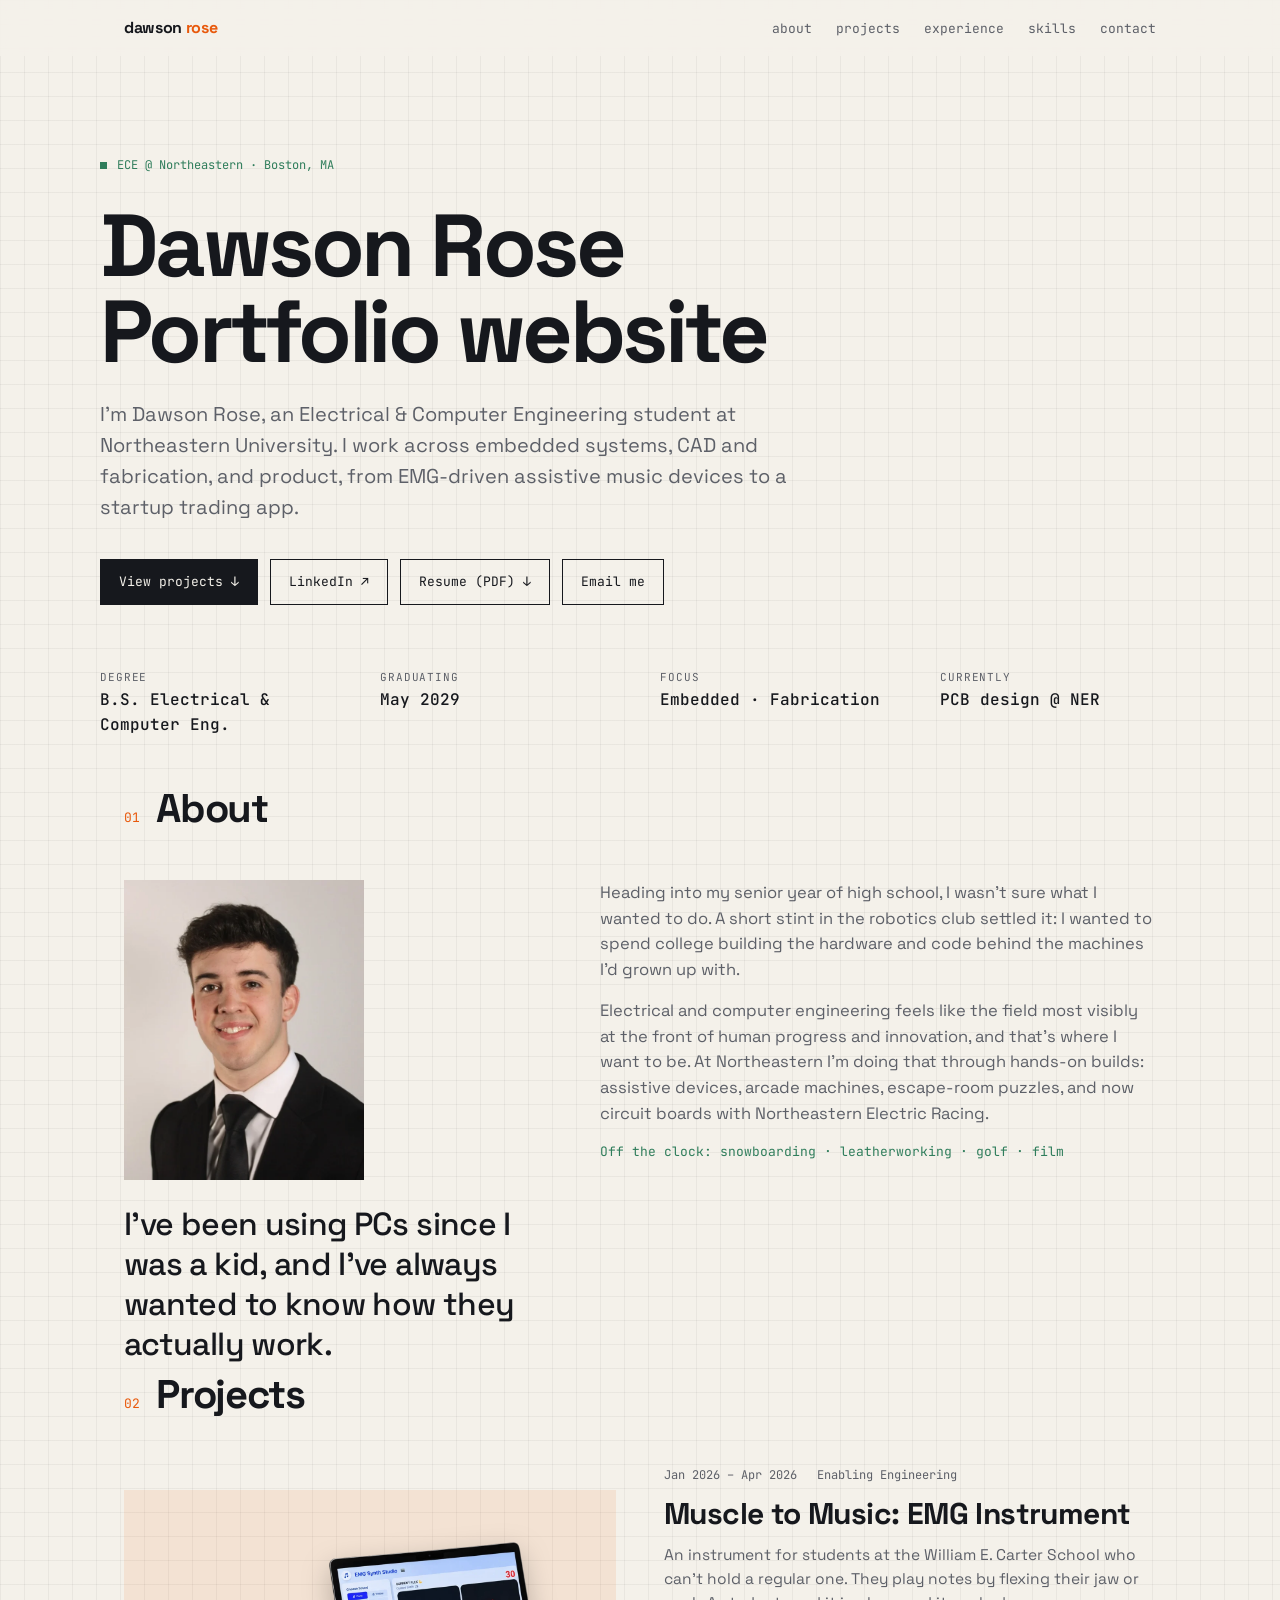
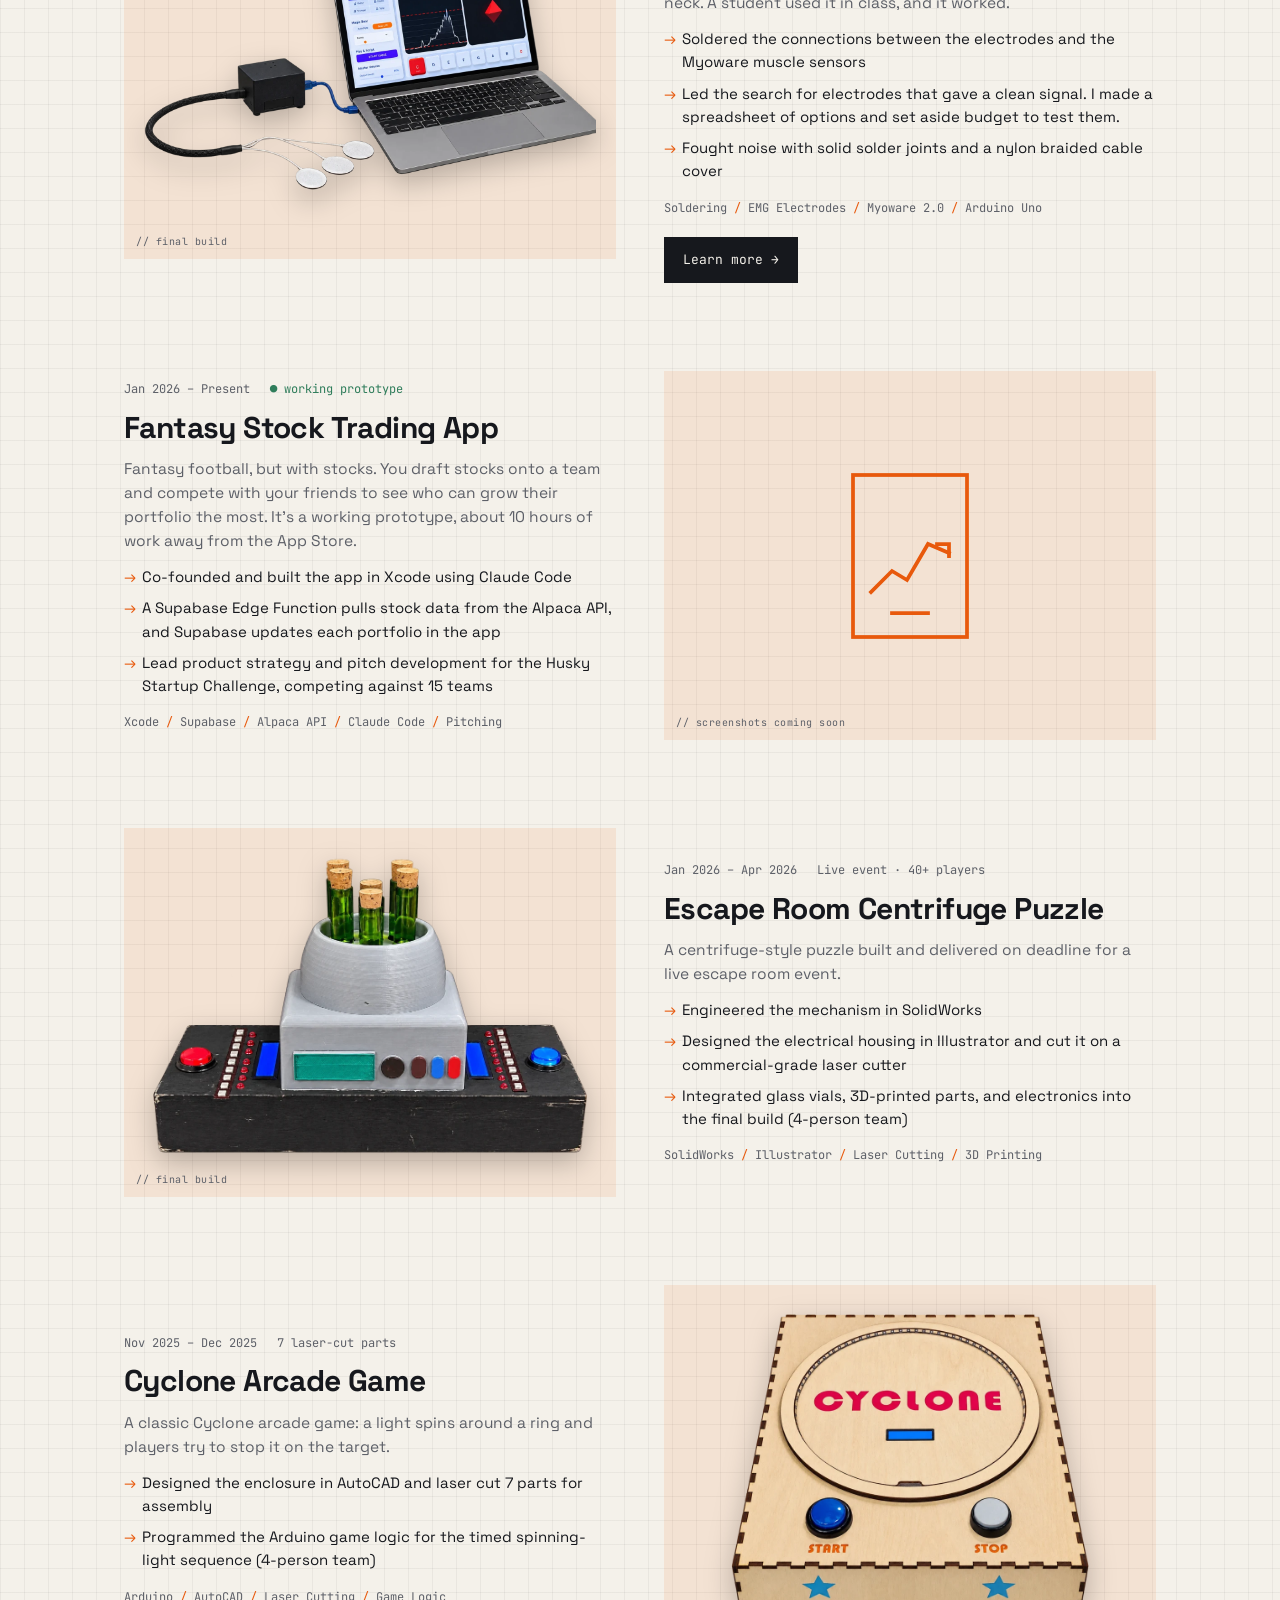
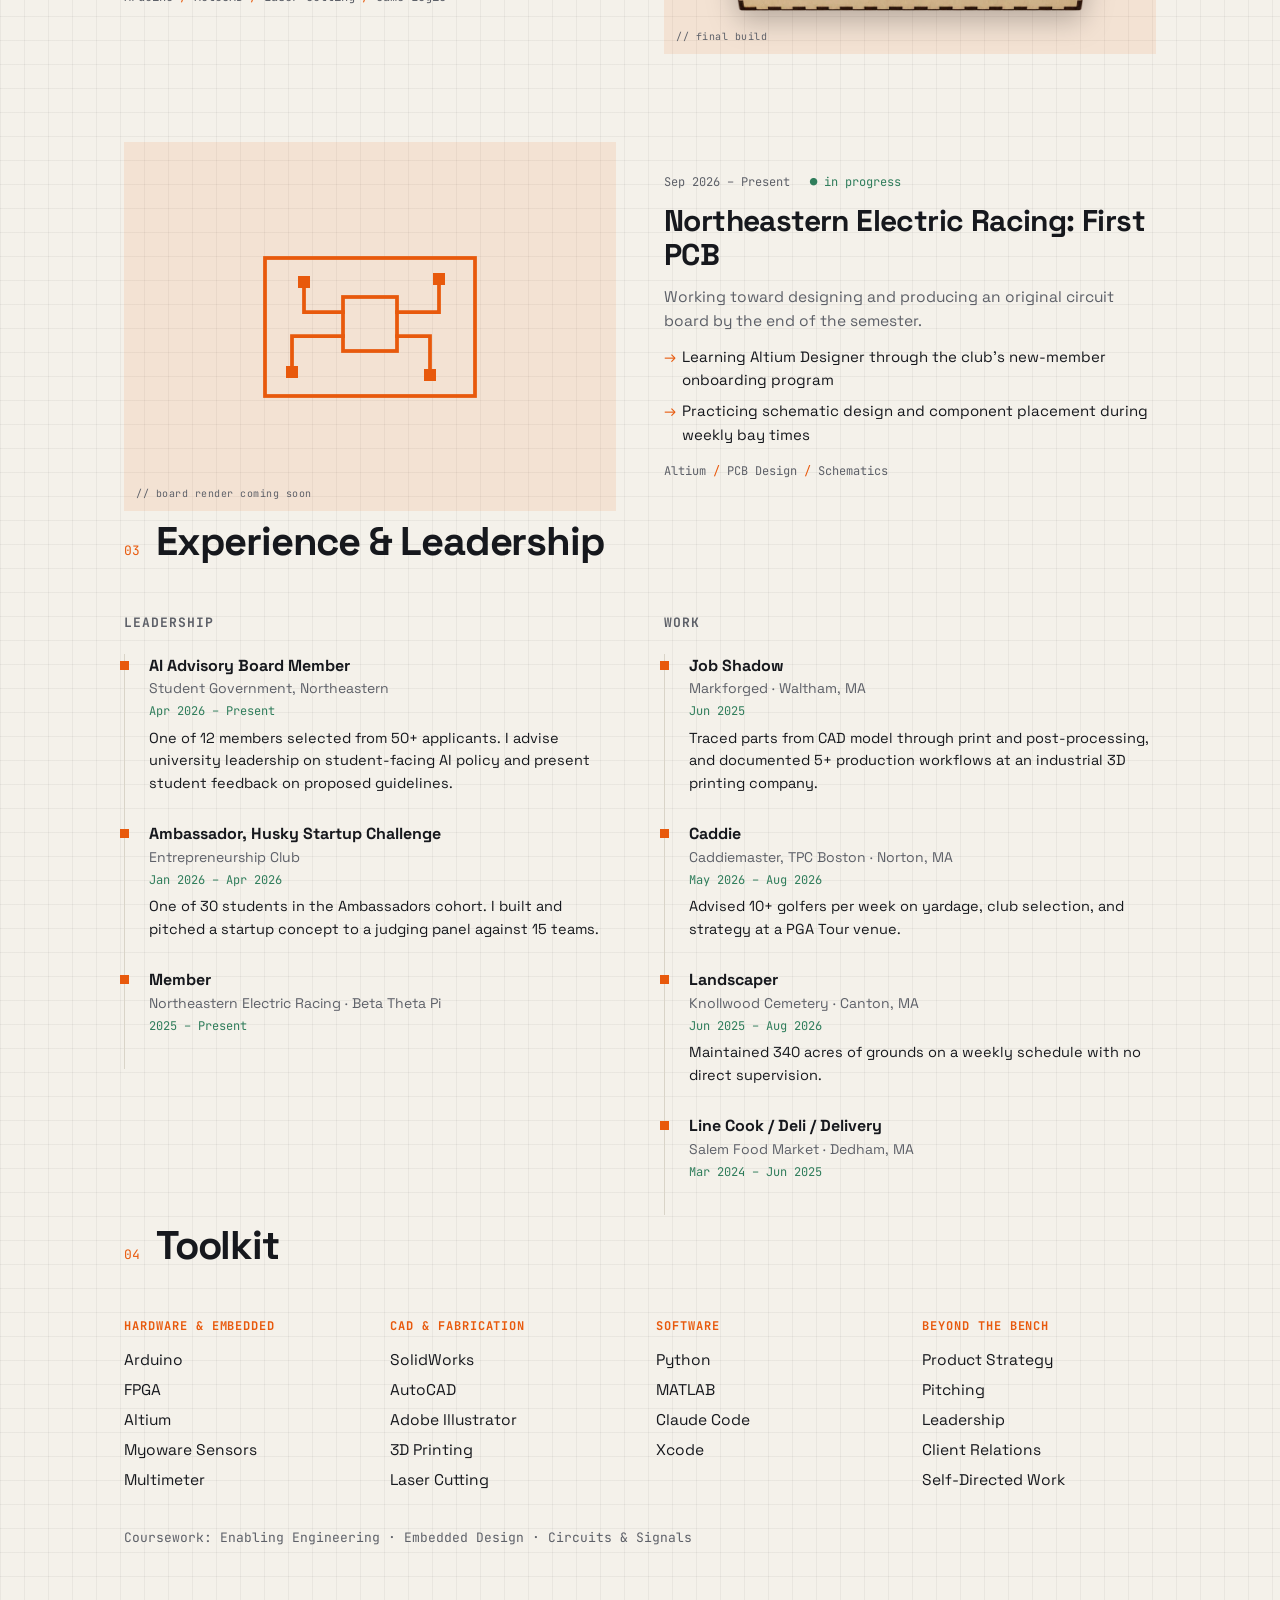
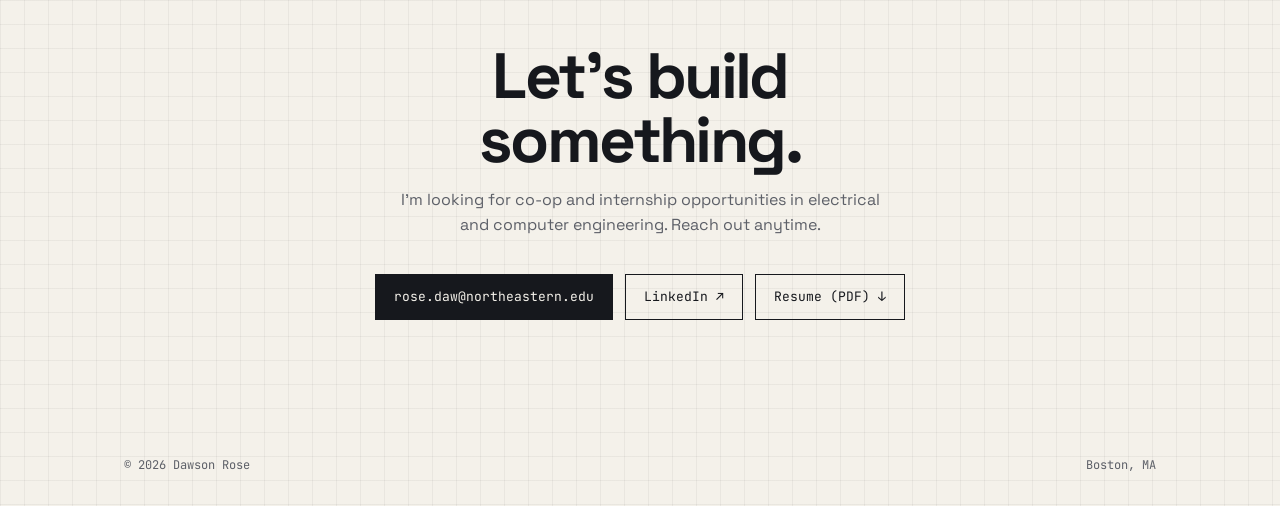
<file: index.html>
<!doctype html>
<html lang="en">
<head>
<meta charset="utf-8">
<meta name="viewport" content="width=device-width, initial-scale=1">
<title>Dawson Rose — Portfolio</title>
<meta name="description" content="Dawson Rose — Electrical & Computer Engineering student at Northeastern University. Projects in embedded systems, fabrication, and product.">
<link rel="preconnect" href="https://fonts.googleapis.com">
<link rel="preconnect" href="https://fonts.gstatic.com" crossorigin>
<link href="https://fonts.googleapis.com/css2?family=Space+Grotesk:wght@400;500;700&family=JetBrains+Mono:wght@400;500&display=swap" rel="stylesheet">
<link rel="stylesheet" href="styles.css">
</head>
<body>

<nav>
  <div class="wrap">
    <a href="#top" class="logo">dawson <span>rose</span></a>
    <ul class="mono">
      <li class="hide-sm"><a href="#about">about</a></li>
      <li><a href="#projects">projects</a></li>
      <li class="hide-sm"><a href="#experience">experience</a></li>
      <li class="hide-sm"><a href="#skills">skills</a></li>
      <li><a href="#contact">contact</a></li>
    </ul>
  </div>
</nav>

<header class="hero wrap" id="top">
  <div class="tag mono">ECE @ Northeastern · Boston, MA</div>
  <h1>Dawson Rose Portfolio website</h1>
  <p class="lede">I'm Dawson Rose, an Electrical &amp; Computer Engineering student at Northeastern University. I work across embedded systems, CAD and fabrication, and product, from EMG-driven assistive music devices to a startup trading app.</p>
  <div class="cta">
    <a class="btn primary" href="#projects">View projects ↓</a>
    <a class="btn" href="https://www.linkedin.com/in/dawson-rose-nu/" target="_blank" rel="noopener">LinkedIn ↗</a>
    <a class="btn" href="Dawson_Rose_Resume.pdf" target="_blank" rel="noopener">Resume (PDF) ↓</a>
    <a class="btn" href="mailto:rose.daw@northeastern.edu">Email me</a>
  </div>

  <dl class="specs mono">
    <div><dt>Degree</dt><dd>B.S. Electrical &amp; Computer Eng.</dd></div>
    <div><dt>Graduating</dt><dd>May 2029</dd></div>
    <div><dt>Focus</dt><dd>Embedded · Fabrication</dd></div>
    <div><dt>Currently</dt><dd>PCB design @ NER</dd></div>
  </dl>
</header>

<main>
<section id="about" class="wrap">
  <div class="sec-head"><span class="num mono">01</span><h2>About</h2></div>
  <div class="about reveal">
    <div class="about-side">
      <img class="headshot" src="img/headshot.webp" alt="Dawson Rose" width="634" height="793">
      <p class="about-lead">I've been using PCs since I was a kid, and I've always wanted to know how they actually work.</p>
    </div>
    <div class="about-body">
      <p>Heading into my senior year of high school, I wasn't sure what I wanted to do. A short stint in the robotics club settled it: I wanted to spend college building the hardware and code behind the machines I'd grown up with.</p>
      <p>Electrical and computer engineering feels like the field most visibly at the front of human progress and innovation, and that's where I want to be. At Northeastern I'm doing that through hands-on builds: assistive devices, arcade machines, escape-room puzzles, and now circuit boards with Northeastern Electric Racing.</p>
      <p class="mono about-off">Off the clock: snowboarding · leatherworking · golf · film</p>
    </div>
  </div>
</section>

<section id="projects" class="wrap">
  <div class="sec-head"><span class="num mono">02</span><h2>Projects</h2></div>

  <div class="projects">

    <!-- EMG -->
    <article class="project reveal">
      <div class="visual">
        <img class="photo" src="img/emg.webp" alt="Muscle to Music setup: three round electrodes wired through a braided cable into a black 3D-printed case, connected by USB to a laptop running the EMG Synth Studio app with a live flex graph and note keys">
        <span class="ph mono">// final build</span>
      </div>
      <div class="body">
        <div class="meta mono"><span>Jan 2026 – Apr 2026</span><span>Enabling Engineering</span></div>
        <h3>Muscle to Music: EMG Instrument</h3>
        <p>An instrument for students at the William E. Carter School who can't hold a regular one. They play notes by flexing their jaw or neck. A student used it in class, and it worked.</p>
        <ul>
          <li>Soldered the connections between the electrodes and the Myoware muscle sensors</li>
          <li>Led the search for electrodes that gave a clean signal. I made a spreadsheet of options and set aside budget to test them.</li>
          <li>Fought noise with solid solder joints and a nylon braided cable cover</li>
        </ul>
        <div class="tools mono"><span>Soldering</span><span>EMG Electrodes</span><span>Myoware 2.0</span><span>Arduino Uno</span></div>
        <div class="cta" style="margin-top:8px"><a class="btn primary" href="projects/muscle-to-music/">Learn more →</a></div>
      </div>
    </article>

    <!-- Fantasy Stock -->
    <article class="project reveal">
      <div class="visual">
        <svg viewBox="0 0 200 120" fill="none" stroke="currentColor" stroke-width="2.5" stroke-linecap="square" stroke-linejoin="miter" aria-hidden="true">
          <rect x="62" y="6" width="76" height="108"/>
          <polyline points="74,84 88,70 98,76 112,52 126,58"/>
          <polyline points="118,52 126,52 126,60"/>
          <line x1="88" y1="98" x2="112" y2="98"/>
        </svg>
        <span class="ph mono">// screenshots coming soon</span>
      </div>
      <div class="body">
        <div class="meta mono"><span>Jan 2026 – Present</span><span class="status">● working prototype</span></div>
        <h3>Fantasy Stock Trading App</h3>
        <p>Fantasy football, but with stocks. You draft stocks onto a team and compete with your friends to see who can grow their portfolio the most. It's a working prototype, about 10 hours of work away from the App Store.</p>
        <ul>
          <li>Co-founded and built the app in Xcode using Claude Code</li>
          <li>A Supabase Edge Function pulls stock data from the Alpaca API, and Supabase updates each portfolio in the app</li>
          <li>Lead product strategy and pitch development for the Husky Startup Challenge, competing against 15 teams</li>
        </ul>
        <div class="tools mono"><span>Xcode</span><span>Supabase</span><span>Alpaca API</span><span>Claude Code</span><span>Pitching</span></div>
      </div>
    </article>

    <!-- Centrifuge -->
    <article class="project reveal">
      <div class="visual">
        <img class="photo" src="img/centrifuge.webp" alt="Centrifuge puzzle: a gray 3D-printed centrifuge holding six corked green vials, on a control unit with a display and buttons, mounted on a black base with red and blue buttons and LED columns">
        <span class="ph mono">// final build</span>
      </div>
      <div class="body">
        <div class="meta mono"><span>Jan 2026 – Apr 2026</span><span>Live event · 40+ players</span></div>
        <h3>Escape Room Centrifuge Puzzle</h3>
        <p>A centrifuge-style puzzle built and delivered on deadline for a live escape room event.</p>
        <ul>
          <li>Engineered the mechanism in SolidWorks</li>
          <li>Designed the electrical housing in Illustrator and cut it on a commercial-grade laser cutter</li>
          <li>Integrated glass vials, 3D-printed parts, and electronics into the final build (4-person team)</li>
        </ul>
        <div class="tools mono"><span>SolidWorks</span><span>Illustrator</span><span>Laser Cutting</span><span>3D Printing</span></div>
      </div>
    </article>

    <!-- Cyclone -->
    <article class="project reveal">
      <div class="visual">
        <img class="photo" src="img/cyclone.webp" alt="Cyclone arcade game: a laser-cut wooden box with finger-jointed edges, a ring of LEDs around the CYCLONE logo, a small display, and blue Start and gray Stop buttons">
        <span class="ph mono">// final build</span>
      </div>
      <div class="body">
        <div class="meta mono"><span>Nov 2025 – Dec 2025</span><span>7 laser-cut parts</span></div>
        <h3>Cyclone Arcade Game</h3>
        <p>A classic Cyclone arcade game: a light spins around a ring and players try to stop it on the target.</p>
        <ul>
          <li>Designed the enclosure in AutoCAD and laser cut 7 parts for assembly</li>
          <li>Programmed the Arduino game logic for the timed spinning-light sequence (4-person team)</li>
        </ul>
        <div class="tools mono"><span>Arduino</span><span>AutoCAD</span><span>Laser Cutting</span><span>Game Logic</span></div>
      </div>
    </article>

    <!-- NER -->
    <article class="project reveal">
      <div class="visual">
        <svg viewBox="0 0 200 120" fill="none" stroke="currentColor" stroke-width="2.5" stroke-linecap="square" stroke-linejoin="miter" aria-hidden="true">
          <rect x="30" y="14" width="140" height="92"/>
          <rect x="82" y="40" width="36" height="36"/>
          <polyline points="82,50 56,50 56,30"/><polyline points="82,66 48,66 48,90"/>
          <polyline points="118,50 146,50 146,28"/><polyline points="118,66 140,66 140,92"/>
          <g fill="currentColor" stroke="none"><rect x="52" y="26" width="8" height="8"/><rect x="44" y="86" width="8" height="8"/><rect x="142" y="24" width="8" height="8"/><rect x="136" y="88" width="8" height="8"/></g>
        </svg>
        <span class="ph mono">// board render coming soon</span>
      </div>
      <div class="body">
        <div class="meta mono"><span>Sep 2026 – Present</span><span class="status">● in progress</span></div>
        <h3>Northeastern Electric Racing: First PCB</h3>
        <p>Working toward designing and producing an original circuit board by the end of the semester.</p>
        <ul>
          <li>Learning Altium Designer through the club's new-member onboarding program</li>
          <li>Practicing schematic design and component placement during weekly bay times</li>
        </ul>
        <div class="tools mono"><span>Altium</span><span>PCB Design</span><span>Schematics</span></div>
      </div>
    </article>

  </div>
</section>

<section id="experience" class="wrap">
  <div class="sec-head"><span class="num mono">03</span><h2>Experience &amp; Leadership</h2></div>
  <div class="cols">
    <div class="reveal">
      <h3 class="col-title mono">Leadership</h3>
      <ul class="timeline">
        <li>
          <div class="role">AI Advisory Board Member</div>
          <div class="org">Student Government, Northeastern</div>
          <div class="when mono">Apr 2026 – Present</div>
          <p>One of 12 members selected from 50+ applicants. I advise university leadership on student-facing AI policy and present student feedback on proposed guidelines.</p>
        </li>
        <li>
          <div class="role">Ambassador, Husky Startup Challenge</div>
          <div class="org">Entrepreneurship Club</div>
          <div class="when mono">Jan 2026 – Apr 2026</div>
          <p>One of 30 students in the Ambassadors cohort. I built and pitched a startup concept to a judging panel against 15 teams.</p>
        </li>
        <li>
          <div class="role">Member</div>
          <div class="org">Northeastern Electric Racing · Beta Theta Pi</div>
          <div class="when mono">2025 – Present</div>
        </li>
      </ul>
    </div>
    <div class="reveal">
      <h3 class="col-title mono">Work</h3>
      <ul class="timeline">
        <li>
          <div class="role">Job Shadow</div>
          <div class="org">Markforged · Waltham, MA</div>
          <div class="when mono">Jun 2025</div>
          <p>Traced parts from CAD model through print and post-processing, and documented 5+ production workflows at an industrial 3D printing company.</p>
        </li>
        <li>
          <div class="role">Caddie</div>
          <div class="org">Caddiemaster, TPC Boston · Norton, MA</div>
          <div class="when mono">May 2026 – Aug 2026</div>
          <p>Advised 10+ golfers per week on yardage, club selection, and strategy at a PGA Tour venue.</p>
        </li>
        <li>
          <div class="role">Landscaper</div>
          <div class="org">Knollwood Cemetery · Canton, MA</div>
          <div class="when mono">Jun 2025 – Aug 2026</div>
          <p>Maintained 340 acres of grounds on a weekly schedule with no direct supervision.</p>
        </li>
        <li>
          <div class="role">Line Cook / Deli / Delivery</div>
          <div class="org">Salem Food Market · Dedham, MA</div>
          <div class="when mono">Mar 2024 – Jun 2025</div>
        </li>
      </ul>
    </div>
  </div>
</section>

<section id="skills" class="wrap">
  <div class="sec-head"><span class="num mono">04</span><h2>Toolkit</h2></div>
  <div class="skills reveal">
    <div>
      <h3 class="mono">Hardware &amp; Embedded</h3>
      <ul><li>Arduino</li><li>FPGA</li><li>Altium</li><li>Myoware Sensors</li><li>Multimeter</li></ul>
    </div>
    <div>
      <h3 class="mono">CAD &amp; Fabrication</h3>
      <ul><li>SolidWorks</li><li>AutoCAD</li><li>Adobe Illustrator</li><li>3D Printing</li><li>Laser Cutting</li></ul>
    </div>
    <div>
      <h3 class="mono">Software</h3>
      <ul><li>Python</li><li>MATLAB</li><li>Claude Code</li><li>Xcode</li></ul>
    </div>
    <div>
      <h3 class="mono">Beyond the Bench</h3>
      <ul><li>Product Strategy</li><li>Pitching</li><li>Leadership</li><li>Client Relations</li><li>Self-Directed Work</li></ul>
    </div>
  </div>
  <p class="mono" style="margin-top:36px;font-size:13px;color:var(--muted)">Coursework: Enabling Engineering · Embedded Design · Circuits &amp; Signals</p>
</section>

<section id="contact" class="contact wrap">
  <h2>Let's build<br>something.</h2>
  <p>I'm looking for co-op and internship opportunities in electrical and computer engineering. Reach out anytime.</p>
  <div class="cta">
    <a class="btn primary" href="mailto:rose.daw@northeastern.edu">rose.daw@northeastern.edu</a>
    <a class="btn" href="https://www.linkedin.com/in/dawson-rose-nu/" target="_blank" rel="noopener">LinkedIn ↗</a>
    <a class="btn" href="Dawson_Rose_Resume.pdf" target="_blank" rel="noopener">Resume (PDF) ↓</a>
  </div>
</section>
</main>

<footer>
  <div class="wrap mono"><span>© 2026 Dawson Rose</span><span>Boston, MA</span></div>
</footer>

<script>
  // Fade sections in on scroll
  const io = new IntersectionObserver(entries => {
    entries.forEach(e => { if (e.isIntersecting) { e.target.classList.add('in'); io.unobserve(e.target); } });
  }, { threshold: 0.12 });
  document.querySelectorAll('.reveal').forEach(el => io.observe(el));
</script>
</body>
</html>
</file>
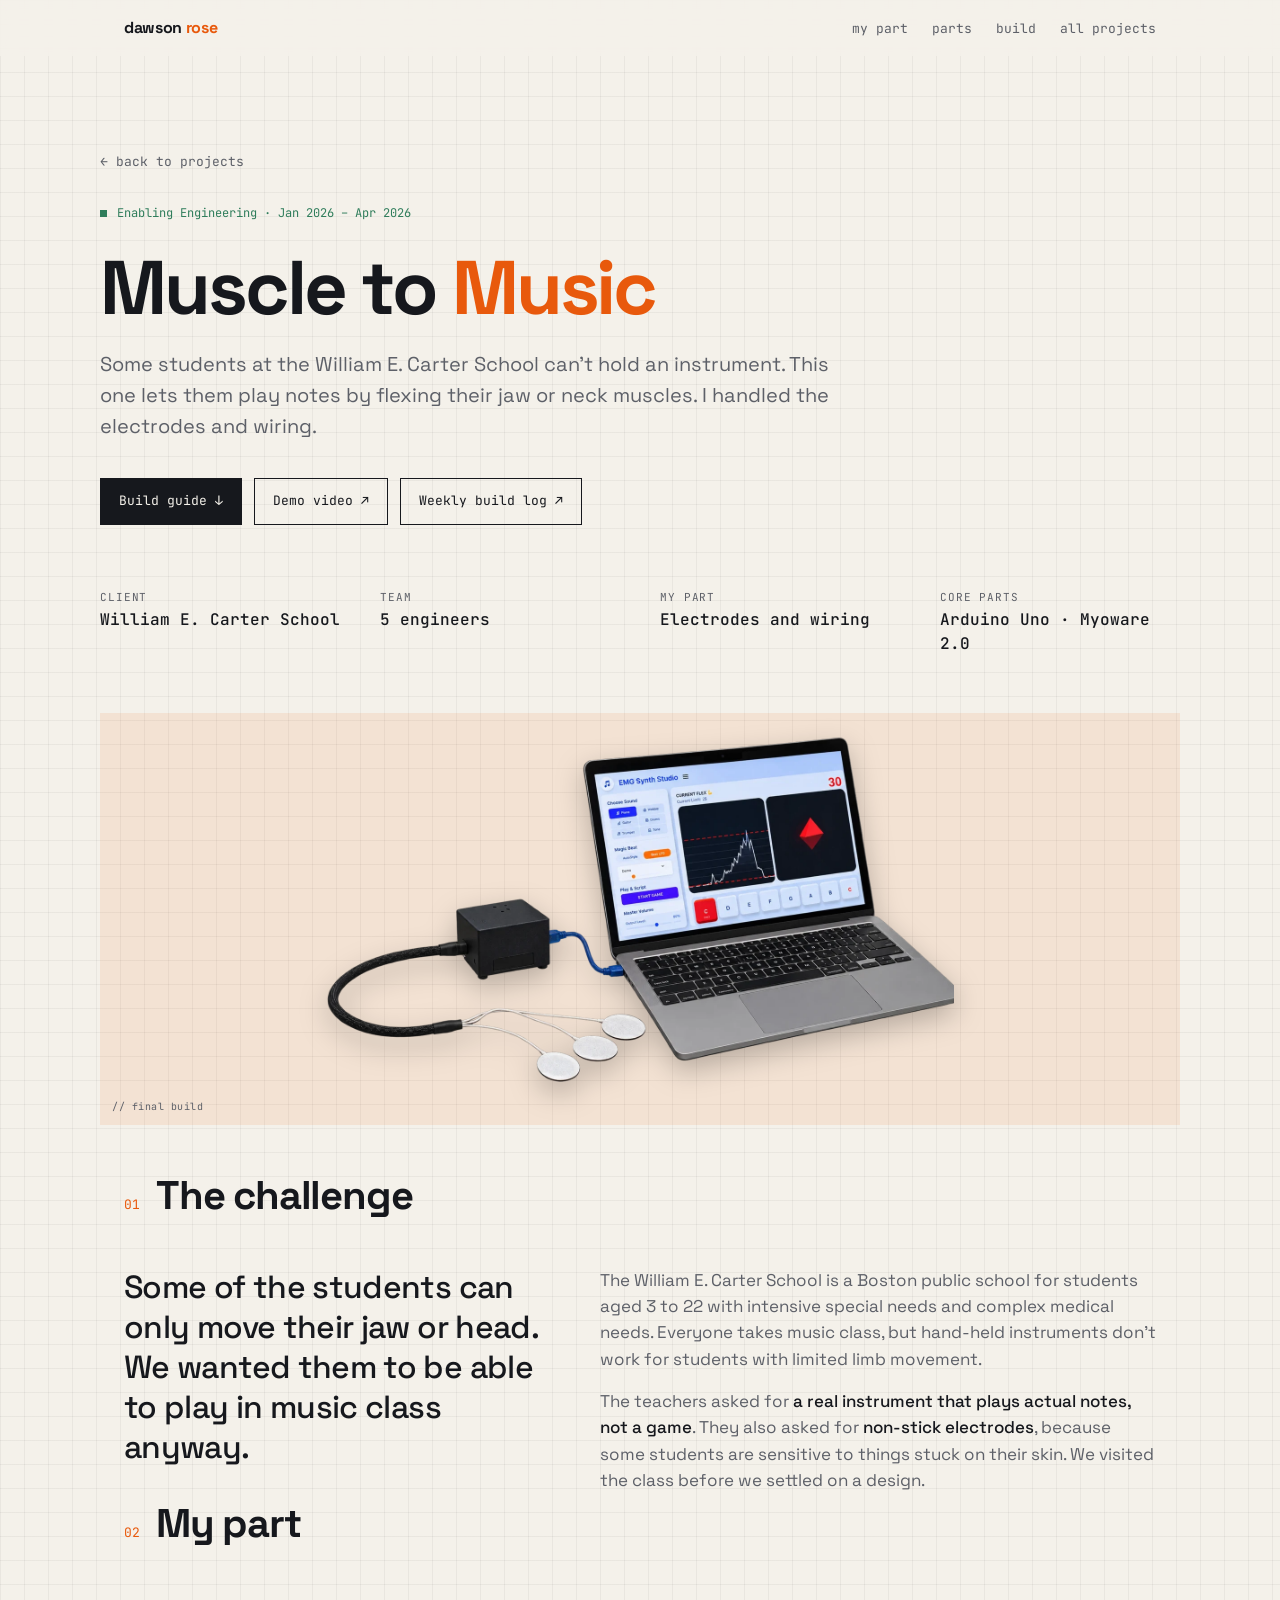
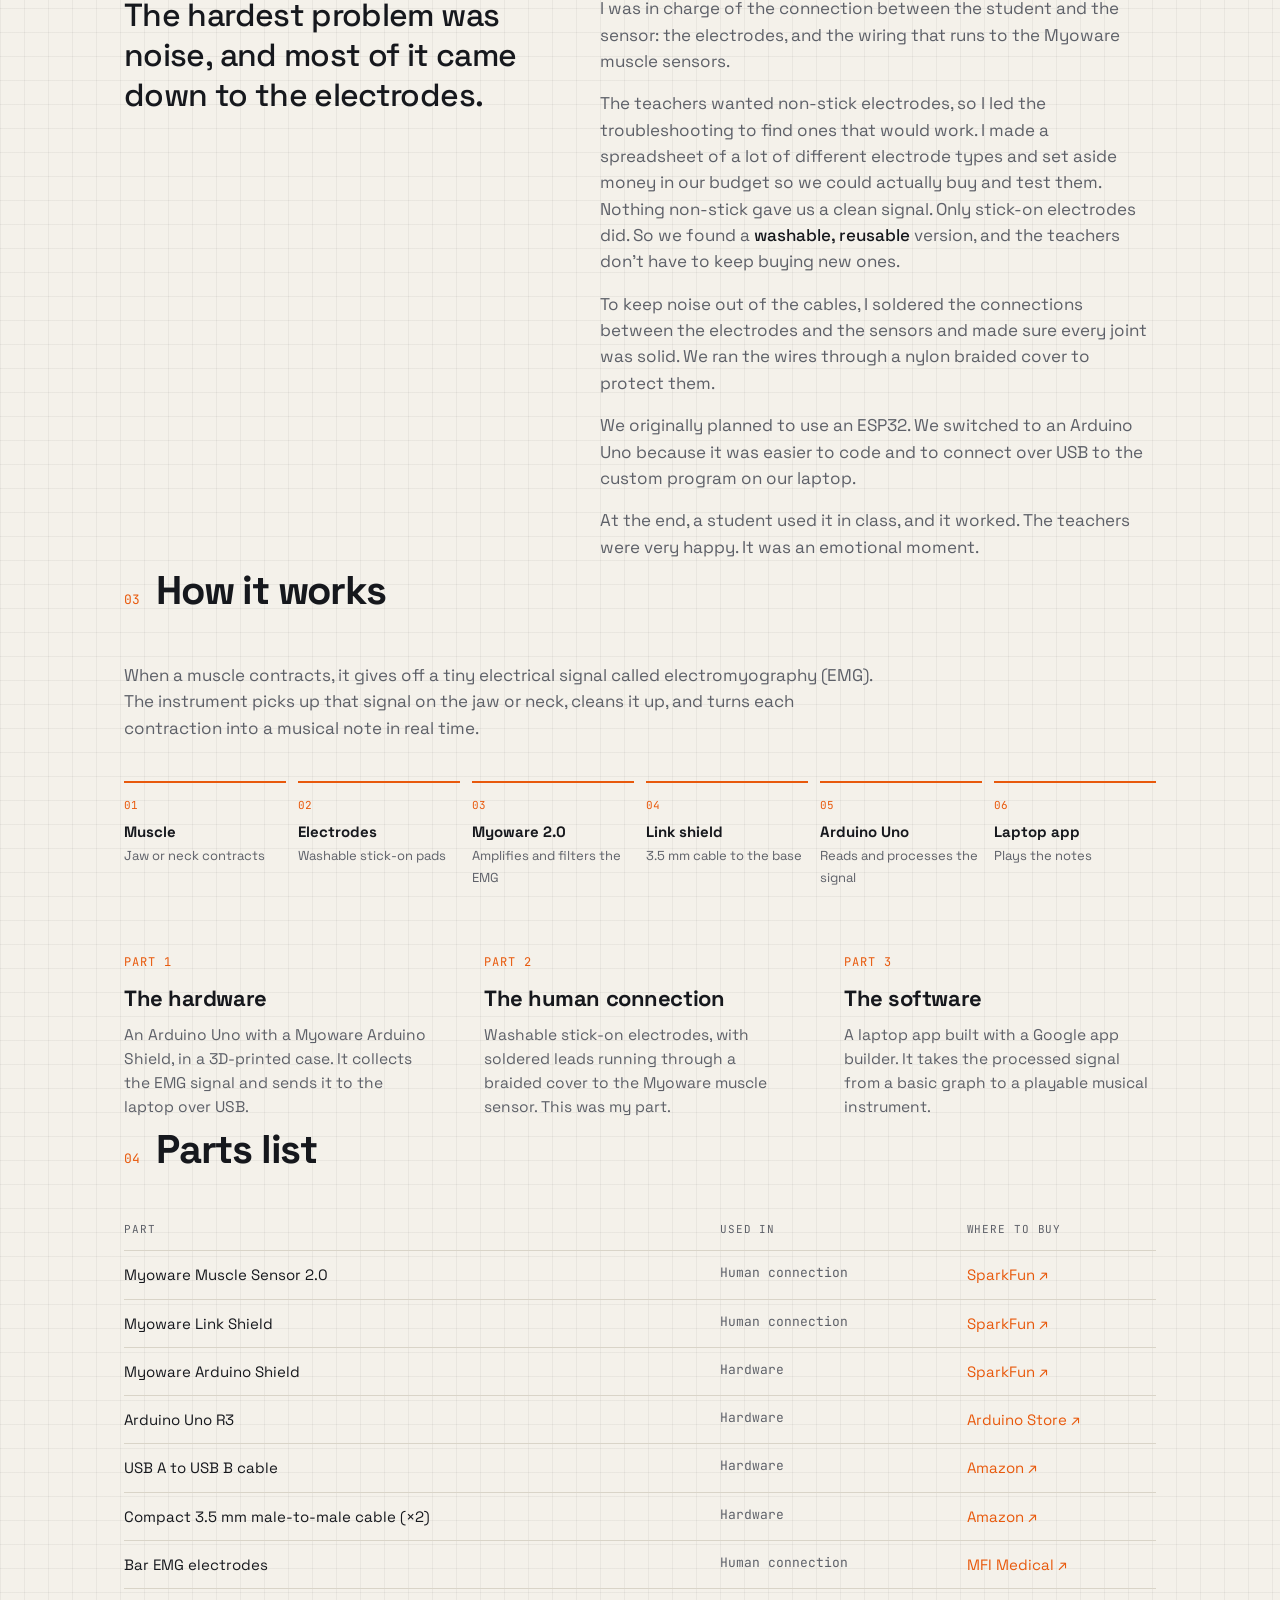
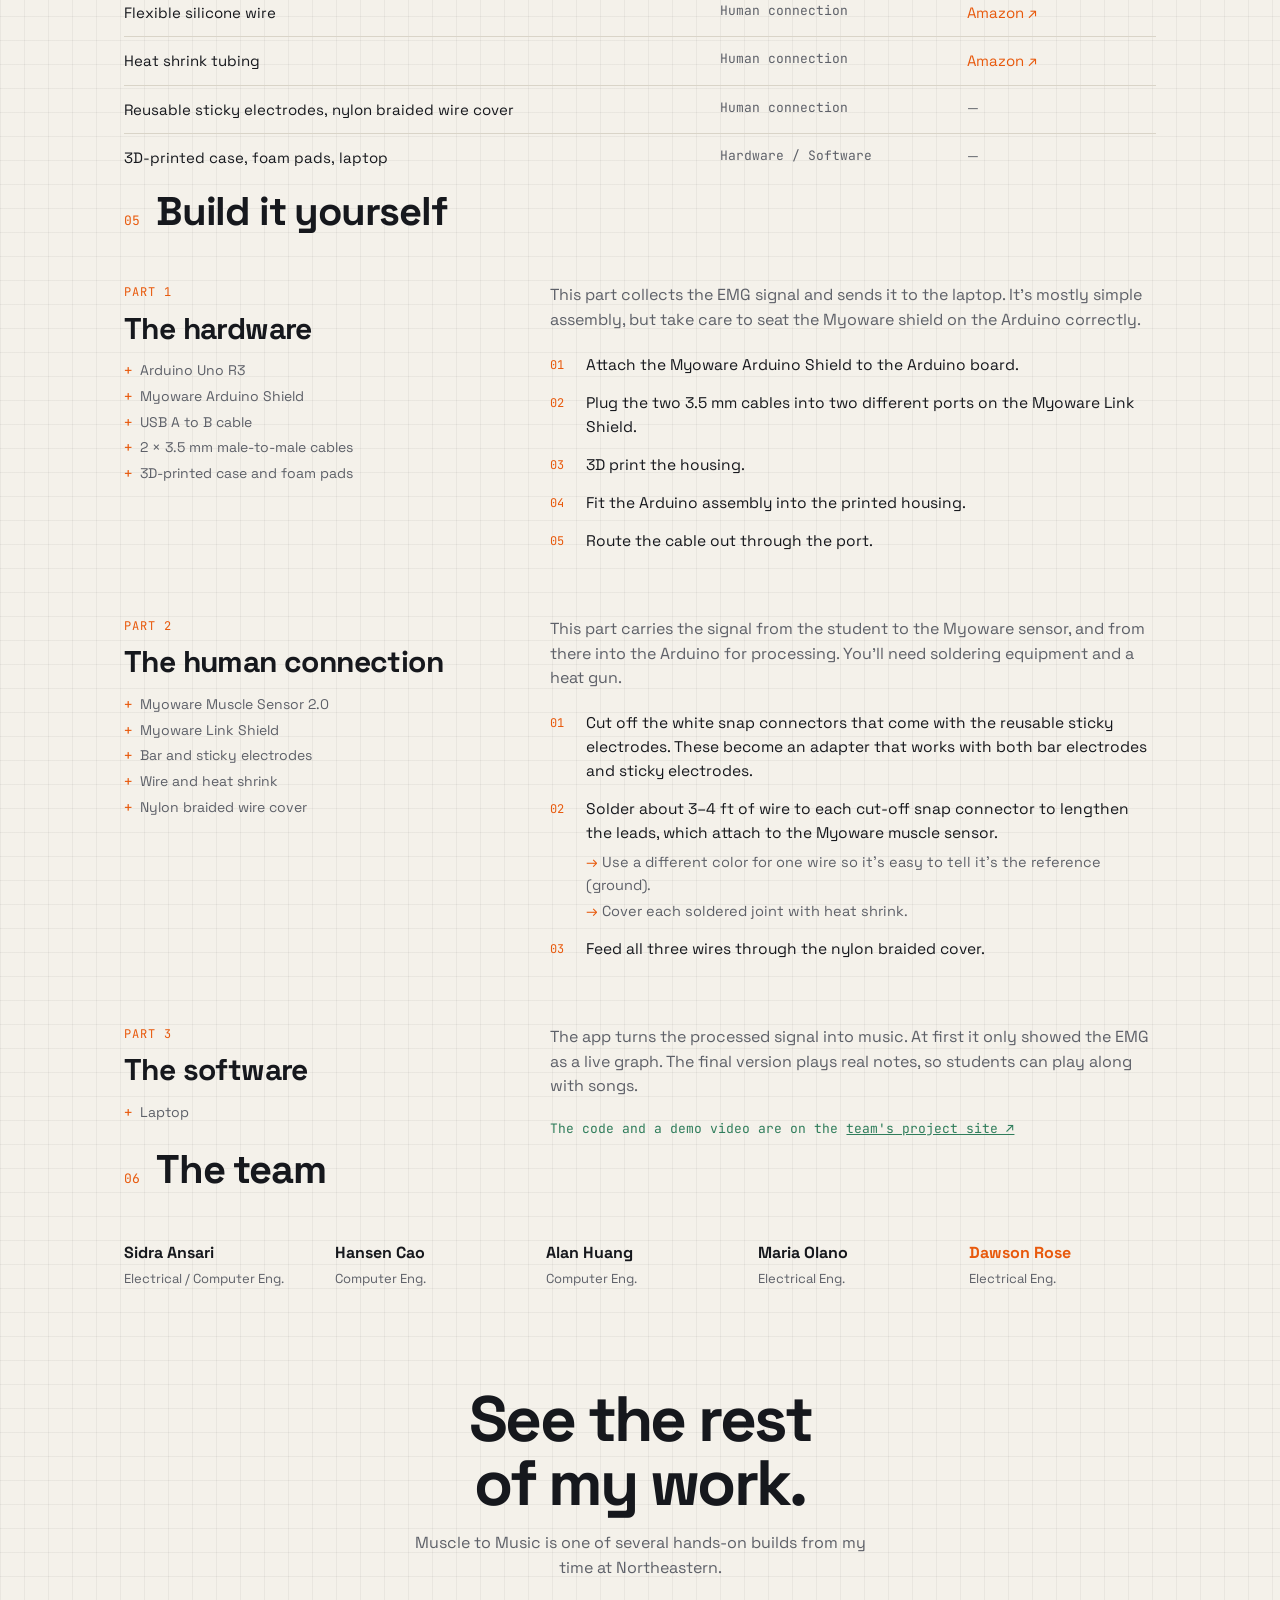
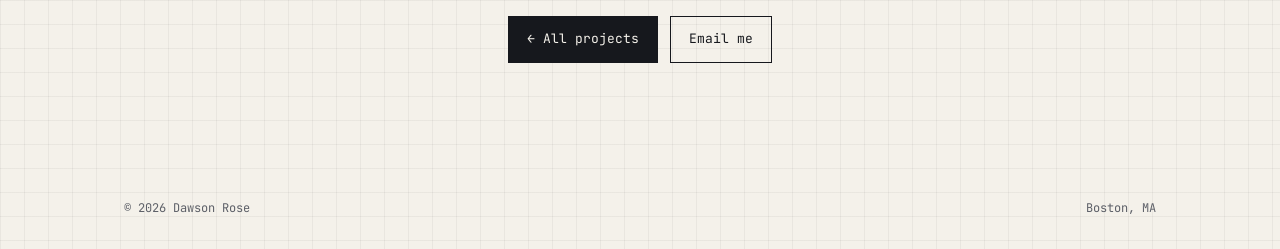
<file: projects/muscle-to-music/index.html>
<!doctype html>
<html lang="en">
<head>
<meta charset="utf-8">
<meta name="viewport" content="width=device-width, initial-scale=1">
<title>Muscle to Music — Dawson Rose</title>
<meta name="description" content="Muscle to Music: an EMG instrument that lets students with limited movement below the neck play music with their jaw and neck muscles. Overview, parts list, and build guide.">
<link rel="preconnect" href="https://fonts.googleapis.com">
<link rel="preconnect" href="https://fonts.gstatic.com" crossorigin>
<link href="https://fonts.googleapis.com/css2?family=Space+Grotesk:wght@400;500;700&family=JetBrains+Mono:wght@400;500&display=swap" rel="stylesheet">
<link rel="stylesheet" href="../../styles.css">
</head>
<body>

<nav>
  <div class="wrap">
    <a href="../../" class="logo">dawson <span>rose</span></a>
    <ul class="mono">
      <li class="hide-sm"><a href="#my-part">my part</a></li>
      <li class="hide-sm"><a href="#parts">parts</a></li>
      <li><a href="#build">build</a></li>
      <li><a href="../../#projects">all projects</a></li>
    </ul>
  </div>
</nav>

<header class="hero page-hero wrap" id="top">
  <a class="back mono" href="../../#projects">← back to projects</a>
  <div class="tag mono">Enabling Engineering · Jan 2026 – Apr 2026</div>
  <h1>Muscle to <em>Music</em></h1>
  <p class="lede">Some students at the William E. Carter School can't hold an instrument. This one lets them play notes by flexing their jaw or neck muscles. I handled the electrodes and wiring.</p>
  <div class="cta">
    <a class="btn primary" href="#build">Build guide ↓</a>
    <a class="btn" href="https://sites.google.com/husky.neu.edu/muscletomusic/final-product" target="_blank" rel="noopener">Demo video ↗</a>
    <a class="btn" href="https://sites.google.com/husky.neu.edu/muscletomusic/weekly-updates" target="_blank" rel="noopener">Weekly build log ↗</a>
  </div>

  <dl class="specs mono">
    <div><dt>Client</dt><dd>William E. Carter School</dd></div>
    <div><dt>Team</dt><dd>5 engineers</dd></div>
    <div><dt>My part</dt><dd>Electrodes and wiring</dd></div>
    <div><dt>Core parts</dt><dd>Arduino Uno · Myoware 2.0</dd></div>
  </dl>

  <div class="visual">
    <img class="photo" src="../../img/emg.webp" alt="Muscle to Music setup: three round electrodes wired through a braided cable into a black 3D-printed case, connected by USB to a laptop running the EMG Synth Studio app with a live flex graph and note keys">
    <span class="ph mono">// final build</span>
  </div>
</header>

<main>
<section id="overview" class="wrap">
  <div class="sec-head"><span class="num mono">01</span><h2>The challenge</h2></div>
  <div class="about reveal">
    <p class="about-lead">Some of the students can only move their jaw or head. We wanted them to be able to play in music class anyway.</p>
    <div class="prose">
      <p>The William E. Carter School is a Boston public school for students aged 3 to 22 with intensive special needs and complex medical needs. Everyone takes music class, but hand-held instruments don't work for students with limited limb movement.</p>
      <p>The teachers asked for <strong>a real instrument that plays actual notes, not a game</strong>. They also asked for <strong>non-stick electrodes</strong>, because some students are sensitive to things stuck on their skin. We visited the class before we settled on a design.</p>
    </div>
  </div>
</section>

<section id="my-part" class="wrap">
  <div class="sec-head"><span class="num mono">02</span><h2>My part</h2></div>
  <div class="about reveal">
    <p class="about-lead">The hardest problem was noise, and most of it came down to the electrodes.</p>
    <div class="prose">
      <p>I was in charge of the connection between the student and the sensor: the electrodes, and the wiring that runs to the Myoware muscle sensors.</p>
      <p>The teachers wanted non-stick electrodes, so I led the troubleshooting to find ones that would work. I made a spreadsheet of a lot of different electrode types and set aside money in our budget so we could actually buy and test them. Nothing non-stick gave us a clean signal. Only stick-on electrodes did. So we found a <strong>washable, reusable</strong> version, and the teachers don't have to keep buying new ones.</p>
      <p>To keep noise out of the cables, I soldered the connections between the electrodes and the sensors and made sure every joint was solid. We ran the wires through a nylon braided cover to protect them.</p>
      <p>We originally planned to use an ESP32. We switched to an Arduino Uno because it was easier to code and to connect over USB to the custom program on our laptop.</p>
      <p>At the end, a student used it in class, and it worked. The teachers were very happy. It was an emotional moment.</p>
    </div>
  </div>
</section>

<section id="how" class="wrap">
  <div class="sec-head"><span class="num mono">03</span><h2>How it works</h2></div>
  <p class="prose reveal">When a muscle contracts, it gives off a tiny electrical signal called electromyography (EMG). The instrument picks up that signal on the jaw or neck, cleans it up, and turns each contraction into a musical note in real time.</p>
  <ol class="flow reveal">
    <li><b>Muscle</b><span>Jaw or neck contracts</span></li>
    <li><b>Electrodes</b><span>Washable stick-on pads</span></li>
    <li><b>Myoware 2.0</b><span>Amplifies and filters the EMG</span></li>
    <li><b>Link shield</b><span>3.5 mm cable to the base</span></li>
    <li><b>Arduino Uno</b><span>Reads and processes the signal</span></li>
    <li><b>Laptop app</b><span>Plays the notes</span></li>
  </ol>

  <div class="subsys reveal" style="margin-top:64px">
    <div>
      <span class="label mono">Part 1</span>
      <h3>The hardware</h3>
      <p>An Arduino Uno with a Myoware Arduino Shield, in a 3D-printed case. It collects the EMG signal and sends it to the laptop over USB.</p>
    </div>
    <div>
      <span class="label mono">Part 2</span>
      <h3>The human connection</h3>
      <p>Washable stick-on electrodes, with soldered leads running through a braided cover to the Myoware muscle sensor. This was my part.</p>
    </div>
    <div>
      <span class="label mono">Part 3</span>
      <h3>The software</h3>
      <p>A laptop app built with a Google app builder. It takes the processed signal from a basic graph to a playable musical instrument.</p>
    </div>
  </div>
</section>

<section id="parts" class="wrap">
  <div class="sec-head"><span class="num mono">04</span><h2>Parts list</h2></div>
  <div class="reveal" style="overflow-x:auto">
    <table class="parts">
      <thead><tr><th>Part</th><th>Used in</th><th>Where to buy</th></tr></thead>
      <tbody>
        <tr><td>Myoware Muscle Sensor 2.0</td><td class="used mono">Human connection</td><td><a href="https://www.sparkfun.com/myoware-2-muscle-sensor.html" target="_blank" rel="noopener">SparkFun ↗</a></td></tr>
        <tr><td>Myoware Link Shield</td><td class="used mono">Human connection</td><td><a href="https://www.sparkfun.com/myoware-2-0-link-shield.html" target="_blank" rel="noopener">SparkFun ↗</a></td></tr>
        <tr><td>Myoware Arduino Shield</td><td class="used mono">Hardware</td><td><a href="https://www.sparkfun.com/myoware-2-0-arduino-shield.html" target="_blank" rel="noopener">SparkFun ↗</a></td></tr>
        <tr><td>Arduino Uno R3</td><td class="used mono">Hardware</td><td><a href="https://store-usa.arduino.cc/products/arduino-uno-rev3" target="_blank" rel="noopener">Arduino Store ↗</a></td></tr>
        <tr><td>USB A to USB B cable</td><td class="used mono">Hardware</td><td><a href="https://www.amazon.com/dp/B000E5BKQE" target="_blank" rel="noopener">Amazon ↗</a></td></tr>
        <tr><td>Compact 3.5 mm male-to-male cable (×2)</td><td class="used mono">Hardware</td><td><a href="https://www.amazon.com/dp/B07D1Z6PZL" target="_blank" rel="noopener">Amazon ↗</a></td></tr>
        <tr><td>Bar EMG electrodes</td><td class="used mono">Human connection</td><td><a href="https://mfimedical.com/products/mfi-medical-bar-emg-electrode" target="_blank" rel="noopener">MFI Medical ↗</a></td></tr>
        <tr><td>Flexible silicone wire</td><td class="used mono">Human connection</td><td><a href="https://www.amazon.com/dp/B01KQ2JNLI" target="_blank" rel="noopener">Amazon ↗</a></td></tr>
        <tr><td>Heat shrink tubing</td><td class="used mono">Human connection</td><td><a href="https://www.amazon.com/dp/B07WWWPR2X" target="_blank" rel="noopener">Amazon ↗</a></td></tr>
        <tr><td>Reusable sticky electrodes, nylon braided wire cover</td><td class="used mono">Human connection</td><td class="used">—</td></tr>
        <tr><td>3D-printed case, foam pads, laptop</td><td class="used mono">Hardware / Software</td><td class="used">—</td></tr>
      </tbody>
    </table>
  </div>
</section>

<section id="build" class="wrap">
  <div class="sec-head"><span class="num mono">05</span><h2>Build it yourself</h2></div>
  <div class="build">

    <article class="build-step reveal">
      <div>
        <span class="label mono">Part 1</span>
        <h3>The hardware</h3>
        <ul class="needs">
          <li>Arduino Uno R3</li><li>Myoware Arduino Shield</li><li>USB A to B cable</li>
          <li>2 × 3.5 mm male-to-male cables</li><li>3D-printed case and foam pads</li>
        </ul>
      </div>
      <div>
        <p class="summary">This part collects the EMG signal and sends it to the laptop. It's mostly simple assembly, but take care to seat the Myoware shield on the Arduino correctly.</p>
        <ol class="steps">
          <li>Attach the Myoware Arduino Shield to the Arduino board.</li>
          <li>Plug the two 3.5 mm cables into two different ports on the Myoware Link Shield.</li>
          <li>3D print the housing.</li>
          <li>Fit the Arduino assembly into the printed housing.</li>
          <li>Route the cable out through the port.</li>
        </ol>
      </div>
    </article>

    <article class="build-step reveal">
      <div>
        <span class="label mono">Part 2</span>
        <h3>The human connection</h3>
        <ul class="needs">
          <li>Myoware Muscle Sensor 2.0</li><li>Myoware Link Shield</li><li>Bar and sticky electrodes</li>
          <li>Wire and heat shrink</li><li>Nylon braided wire cover</li>
        </ul>
      </div>
      <div>
        <p class="summary">This part carries the signal from the student to the Myoware sensor, and from there into the Arduino for processing. You'll need soldering equipment and a heat gun.</p>
        <ol class="steps">
          <li>Cut off the white snap connectors that come with the reusable sticky electrodes. These become an adapter that works with both bar electrodes and sticky electrodes.</li>
          <li>Solder about 3–4 ft of wire to each cut-off snap connector to lengthen the leads, which attach to the Myoware muscle sensor.
            <ul>
              <li>Use a different color for one wire so it's easy to tell it's the reference (ground).</li>
              <li>Cover each soldered joint with heat shrink.</li>
            </ul>
          </li>
          <li>Feed all three wires through the nylon braided cover.</li>
        </ol>
      </div>
    </article>

    <article class="build-step reveal">
      <div>
        <span class="label mono">Part 3</span>
        <h3>The software</h3>
        <ul class="needs"><li>Laptop</li></ul>
      </div>
      <div>
        <p class="summary">The app turns the processed signal into music. At first it only showed the EMG as a live graph. The final version plays real notes, so students can play along with songs.</p>
        <p class="note mono">The code and a demo video are on the <a href="https://sites.google.com/husky.neu.edu/muscletomusic/build-it-yourself" target="_blank" rel="noopener" style="color:inherit">team's project site ↗</a></p>
      </div>
    </article>

  </div>
</section>

<section id="team" class="wrap">
  <div class="sec-head"><span class="num mono">06</span><h2>The team</h2></div>
  <ul class="team reveal">
    <li><b>Sidra Ansari</b><span>Electrical / Computer Eng.</span></li>
    <li><b>Hansen Cao</b><span>Computer Eng.</span></li>
    <li><b>Alan Huang</b><span>Computer Eng.</span></li>
    <li><b>Maria Olano</b><span>Electrical Eng.</span></li>
    <li class="me"><b>Dawson Rose</b><span>Electrical Eng.</span></li>
  </ul>
</section>

<section class="contact wrap">
  <h2>See the rest<br>of my work.</h2>
  <p>Muscle to Music is one of several hands-on builds from my time at Northeastern.</p>
  <div class="cta">
    <a class="btn primary" href="../../#projects">← All projects</a>
    <a class="btn" href="mailto:rose.daw@northeastern.edu">Email me</a>
  </div>
</section>
</main>

<footer>
  <div class="wrap mono"><span>© 2026 Dawson Rose</span><span>Boston, MA</span></div>
</footer>

<script>
  // Fade sections in on scroll
  const io = new IntersectionObserver(entries => {
    entries.forEach(e => { if (e.isIntersecting) { e.target.classList.add('in'); io.unobserve(e.target); } });
  }, { threshold: 0.12 });
  document.querySelectorAll('.reveal').forEach(el => io.observe(el));
</script>
</body>
</html>
</file>
<file: styles.css>
:root {
  --paper: #f4f1ea;
  --ink: #16181d;
  --muted: #5d6068;
  --line: #d9d4c8;
  --grid: rgba(22, 24, 29, 0.05);
  --accent: #e8590c;
  --accent-soft: rgba(232, 89, 12, 0.1);
  --trace: #2f7d5b;
}
@media (prefers-color-scheme: dark) {
  :root {
    --paper: #121418;
    --ink: #ece9e2;
    --muted: #9a9ca3;
    --line: #2a2d34;
    --grid: rgba(236, 233, 226, 0.04);
    --accent: #ff7a2e;
    --accent-soft: rgba(255, 122, 46, 0.12);
    --trace: #5cc495;
  }
}

* { box-sizing: border-box; margin: 0; padding: 0; border-radius: 0; }
html { scroll-behavior: smooth; }
body {
  font-family: "Space Grotesk", system-ui, sans-serif;
  color: var(--ink);
  background-color: var(--paper);
  background-image:
    linear-gradient(var(--grid) 1px, transparent 1px),
    linear-gradient(90deg, var(--grid) 1px, transparent 1px);
  background-size: 24px 24px;
  line-height: 1.55;
  -webkit-font-smoothing: antialiased;
}
.mono { font-family: "JetBrains Mono", ui-monospace, monospace; }
a { color: inherit; }
.wrap { max-width: 1080px; margin: 0 auto; padding: 0 24px; }

/* Nav */
nav {
  position: sticky; top: 0; z-index: 10;
  background: color-mix(in srgb, var(--paper) 88%, transparent);
  backdrop-filter: blur(8px);
}
nav .wrap { display: flex; justify-content: space-between; align-items: center; height: 56px; }
nav .logo { font-weight: 700; text-decoration: none; letter-spacing: -0.02em; }
nav .logo span { color: var(--accent); }
nav ul { list-style: none; display: flex; gap: 24px; }
nav ul a { text-decoration: none; font-size: 13px; color: var(--muted); }
nav ul a:hover { color: var(--accent); }

/* Hero */
.hero { padding: 96px 0 40px; }
.tag { display: inline-flex; align-items: center; gap: 10px; font-size: 12px; color: var(--trace); margin-bottom: 28px; }
.tag::before { content: ""; width: 7px; height: 7px; background: var(--trace); animation: blink 2s infinite; }
@keyframes blink { 50% { opacity: 0.25; } }
h1 {
  font-size: clamp(44px, 8vw, 88px); line-height: 0.98;
  letter-spacing: -0.04em; font-weight: 700; max-width: 14ch;
}
h1 em { font-style: normal; color: var(--accent); }
.hero p.lede { font-size: clamp(17px, 2vw, 20px); color: var(--muted); max-width: 58ch; margin-top: 24px; }
.cta { display: flex; flex-wrap: wrap; gap: 12px; margin-top: 36px; }
.btn {
  font-family: "JetBrains Mono", monospace; font-size: 13px;
  padding: 12px 18px; border: 1.5px solid var(--ink);
  text-decoration: none; transition: transform .15s, box-shadow .15s;
}
.btn.primary { background: var(--ink); color: var(--paper); }
.btn:hover { transform: translate(-2px, -2px); box-shadow: 3px 3px 0 var(--accent); }

.specs { display: grid; grid-template-columns: repeat(auto-fit, minmax(170px, 1fr)); gap: 20px 40px; margin-top: 64px; }
.specs dt { font-size: 11px; text-transform: uppercase; letter-spacing: .08em; color: var(--muted); }
.specs dd { font-weight: 500; margin-top: 2px; }

/* Sections: no dividers, the heading carries each transition */
section { padding: 64px 0; }
.sec-head { display: flex; align-items: baseline; gap: 16px; margin-bottom: 40px; }
.sec-head .num { color: var(--accent); font-size: 13px; }
.sec-head h2 { font-size: clamp(28px, 4vw, 40px); letter-spacing: -0.03em; }

/* About */
.about { display: grid; grid-template-columns: 1fr 1.3fr; gap: 48px; align-items: start; }
.about-side { display: flex; flex-direction: column; gap: 24px; }
.headshot { width: 100%; max-width: 240px; height: auto; aspect-ratio: 4 / 5; object-fit: cover; display: block; }
.about-lead { font-size: clamp(24px, 3vw, 32px); line-height: 1.25; letter-spacing: -0.02em; font-weight: 500; }
.about-body { display: flex; flex-direction: column; gap: 16px; color: var(--muted); font-size: 16.5px; }
.about-off { font-size: 13px; color: var(--trace); }

/* Projects: open rows that alternate image side */
.projects { display: flex; flex-direction: column; gap: 88px; }
.project { display: grid; grid-template-columns: 1fr 1fr; gap: 48px; align-items: center; }
.project:nth-child(even) .visual { order: 2; }

.visual {
  aspect-ratio: 4 / 3; position: relative;
  background: var(--accent-soft);
  display: grid; place-items: center; overflow: hidden;
}
.visual svg { width: 62%; max-width: 300px; height: auto; color: var(--accent); }
.visual img.photo {
  position: absolute; inset: 0; width: 100%; height: 100%; object-fit: contain; padding: 20px 20px 34px;
  filter: drop-shadow(0 10px 14px rgba(0, 0, 0, 0.25));
}
.visual .ph {
  position: absolute; bottom: 10px; left: 12px;
  font-size: 10px; color: var(--muted); letter-spacing: .05em;
}

.body { display: flex; flex-direction: column; gap: 12px; }
.meta { display: flex; gap: 20px; font-size: 12px; color: var(--muted); }
.meta .status { color: var(--trace); }
.project h3 { font-size: clamp(24px, 3vw, 30px); letter-spacing: -0.02em; line-height: 1.15; }
.project p { color: var(--muted); font-size: 15.5px; }
.project ul { list-style: none; display: flex; flex-direction: column; gap: 8px; font-size: 15px; }
.project li { padding-left: 18px; position: relative; }
.project li::before { content: "→"; position: absolute; left: 0; color: var(--accent); }
.tools { font-size: 12px; color: var(--muted); padding-top: 4px; }
.tools span + span::before { content: " / "; color: var(--accent); }

.more { font-size: 13px; color: var(--accent); text-decoration: none; }
.more:hover { text-decoration: underline; }

/* Timeline */
.cols { display: grid; grid-template-columns: 1fr 1fr; gap: 48px; }
.cols h3.col-title { font-size: 13px; text-transform: uppercase; letter-spacing: .08em; color: var(--muted); margin-bottom: 20px; }
.timeline { list-style: none; border-left: 1.5px solid var(--line); }
.timeline li { position: relative; padding: 0 0 28px 24px; }
.timeline li::before {
  content: ""; position: absolute; left: -5.5px; top: 7px;
  width: 9px; height: 9px; background: var(--accent);
}
.timeline .role { font-weight: 700; }
.timeline .org { color: var(--muted); font-size: 14px; }
.timeline .when { font-size: 12px; color: var(--trace); margin: 2px 0 6px; }
.timeline p { font-size: 14.5px; }

/* Skills */
.skills { display: grid; grid-template-columns: repeat(4, 1fr); gap: 32px; }
.skills h3 { font-size: 12px; text-transform: uppercase; letter-spacing: .08em; color: var(--accent); margin-bottom: 12px; }
.skills ul { list-style: none; display: flex; flex-direction: column; gap: 6px; font-size: 15.5px; }

/* Contact */
.contact { text-align: center; padding: 96px 0 112px; }
.contact h2 { font-size: clamp(36px, 6vw, 64px); letter-spacing: -0.04em; line-height: 1; }
.contact p { color: var(--muted); margin: 16px auto 32px; max-width: 48ch; }
.contact .cta { justify-content: center; }
footer { padding: 24px 0 32px; font-size: 12px; color: var(--muted); }
footer .wrap { display: flex; justify-content: space-between; flex-wrap: wrap; gap: 8px; }

/* Reveal */
.reveal { opacity: 0; transform: translateY(16px); transition: opacity .6s, transform .6s; }
.reveal.in { opacity: 1; transform: none; }
@media (prefers-reduced-motion: reduce) {
  .reveal { opacity: 1; transform: none; transition: none; }
  .tag::before { animation: none; }
}

@media (max-width: 760px) {
  nav ul { gap: 14px; }
  nav ul li.hide-sm { display: none; }
  .hero { padding: 64px 0 24px; }
  section { padding: 48px 0; }
  .cols, .about, .project { grid-template-columns: 1fr; }
  .about, .project { gap: 20px; }
  .headshot { max-width: 180px; }
  .projects { gap: 56px; }
  .project:nth-child(even) .visual { order: 0; }
  .specs { gap: 16px 32px; }
  .skills { grid-template-columns: repeat(2, 1fr); gap: 28px 20px; }
  .wrap { padding: 0 16px; }
}

/* Project detail pages */
.back { display: block; width: fit-content; font-size: 13px; color: var(--muted); text-decoration: none; margin-bottom: 28px; }
.back:hover { color: var(--accent); }
.page-hero h1 { font-size: clamp(40px, 7vw, 76px); max-width: 16ch; }
.page-hero .visual { margin-top: 56px; aspect-ratio: 21 / 8; }
.page-hero .visual svg { width: 70%; max-width: 640px; }

.prose { max-width: 68ch; color: var(--muted); font-size: 17px; display: flex; flex-direction: column; gap: 16px; }
.prose strong { color: var(--ink); font-weight: 500; }

.flow { list-style: none; display: grid; grid-template-columns: repeat(6, 1fr); gap: 12px; margin-top: 40px; counter-reset: flow; }
.flow li { position: relative; padding-top: 14px; border-top: 2px solid var(--accent); font-size: 14px; }
.flow li b { display: block; font-size: 15px; margin-bottom: 2px; }
.flow li span { color: var(--muted); font-size: 13px; }
.flow li::before { counter-increment: flow; content: "0" counter(flow); display: block; font-family: "JetBrains Mono", monospace; font-size: 11px; color: var(--accent); margin-bottom: 6px; }

.subsys { display: grid; grid-template-columns: repeat(3, 1fr); gap: 48px; }
.subsys h3 { font-size: 22px; letter-spacing: -0.02em; margin-bottom: 8px; }
.label { font-size: 12px; text-transform: uppercase; letter-spacing: .08em; color: var(--accent); margin-bottom: 10px; display: block; }
.subsys p { color: var(--muted); font-size: 15.5px; }

.parts { width: 100%; border-collapse: collapse; font-size: 15px; }
.parts th { text-align: left; font-family: "JetBrains Mono", monospace; font-size: 11px; font-weight: 400; text-transform: uppercase; letter-spacing: .08em; color: var(--muted); padding: 0 16px 12px 0; }
.parts td { padding: 12px 16px 12px 0; border-top: 1px solid var(--line); vertical-align: top; }
.parts td.used { color: var(--muted); font-size: 13px; }
.parts a { color: var(--accent); text-decoration: none; }
.parts a:hover { text-decoration: underline; }

.build { display: flex; flex-direction: column; gap: 64px; }
.build-step { display: grid; grid-template-columns: 1fr 1.6fr; gap: 48px; }
.build-step h3 { font-size: clamp(24px, 3vw, 30px); letter-spacing: -0.02em; line-height: 1.15; margin-bottom: 10px; }
.build-step .needs { list-style: none; font-size: 14px; color: var(--muted); display: flex; flex-direction: column; gap: 4px; margin-top: 14px; }
.build-step .needs li::before { content: "+ "; color: var(--accent); font-family: "JetBrains Mono", monospace; }
.build-step .summary { color: var(--muted); font-size: 16px; margin-bottom: 20px; }
.steps { list-style: none; counter-reset: step; display: flex; flex-direction: column; gap: 14px; }
.steps > li { counter-increment: step; display: grid; grid-template-columns: 36px 1fr; font-size: 15.5px; }
.steps > li::before { content: counter(step, decimal-leading-zero); font-family: "JetBrains Mono", monospace; font-size: 12px; color: var(--accent); padding-top: 3px; }
.steps ul { grid-column: 2; list-style: none; margin-top: 6px; color: var(--muted); font-size: 14.5px; display: flex; flex-direction: column; gap: 4px; }
.steps ul li::before { content: "→ "; color: var(--accent); }
.note { margin-top: 20px; font-size: 13px; color: var(--trace); }

.team { list-style: none; display: grid; grid-template-columns: repeat(5, 1fr); gap: 24px; }
.team b { display: block; }
.team span { color: var(--muted); font-size: 13px; }
.team .me b { color: var(--accent); }

@media (max-width: 760px) {
  .page-hero .visual { aspect-ratio: 16 / 9; margin-top: 36px; }
  .flow { grid-template-columns: repeat(2, 1fr); gap: 24px 16px; }
  .subsys, .build-step { grid-template-columns: 1fr; gap: 20px; }
  .subsys { gap: 36px; }
  .team { grid-template-columns: repeat(2, 1fr); }
  .parts th:nth-child(2), .parts td.used { display: none; }
}
</file>
